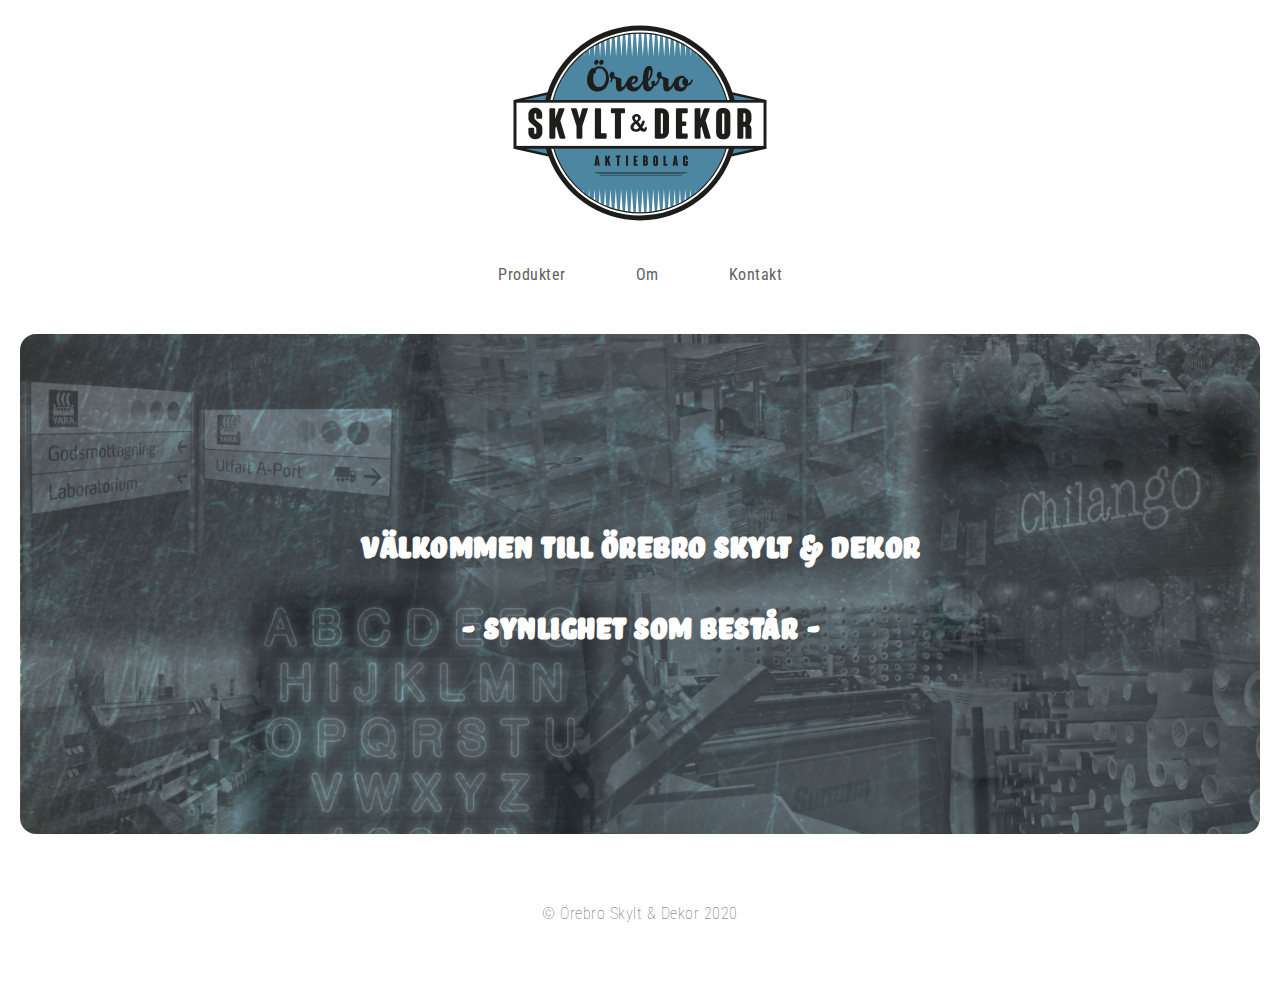
<file: index.html>
<!DOCTYPE html>
<html lang="sv">
  <head>
    <script async src="https://www.googletagmanager.com/gtag/js?id=UA-171536277-1"></script>
    <script>
      window.dataLayer = window.dataLayer || [];
      function gtag(){dataLayer.push(arguments);}
      gtag('js', new Date());

      gtag('config', 'UA-171536277-1');
    </script>
    <title>Örebro Skylt & Dekor</title>
    <link rel="icon" href="./images/logo.svg" type="image">
    <link href="https://fonts.googleapis.com/css2?family=Roboto+Condensed:wght@300;400&display=swap" rel="stylesheet">
    <meta name="viewport" content="width=device-width, initial-scale=1">
    <meta name="description" content="Örebro Skylt & Dekor AB - Din totalleverantör av fasadskyltar, byggskyltar, ljusskyltar, LED-skyltar, dekorer, dekaler, fordonsdekorer, banderoller, flaggstångsflaggor, beachflaggor, fasadflaggor, mässmontrar, give aways, profilkläder och mycket mer.">
    <meta http-equiv="Content-Type" content="text/html" charset="utf-8"/>
    <link rel="stylesheet" href="./style.css">
  </head>
<body>
  <header>
    <a href="./index.html">
      <img src="./images/logo.svg" alt="Företagets logotyp">
    </a>

    <ul>
      <li>
        <a href="./products.html">Produkter</a>
      </li>
      <li>
        <a href="./about.html">Om</a>
      </li>

      <li>
        <a href="./contact.html">Kontakt</a>
      </li>
    </ul>
  </header>
  <main class="landing">
    <h2>VÄLKOMMEN TILL ÖREBRO SKYLT & DEKOR</h2>
    <h2>- SYNLIGHET SOM BESTÅR -</h2>
  </main>

  <footer>
    <span>© Örebro Skylt & Dekor 2020</span>
  </footer>
</body>
</html>
</file>
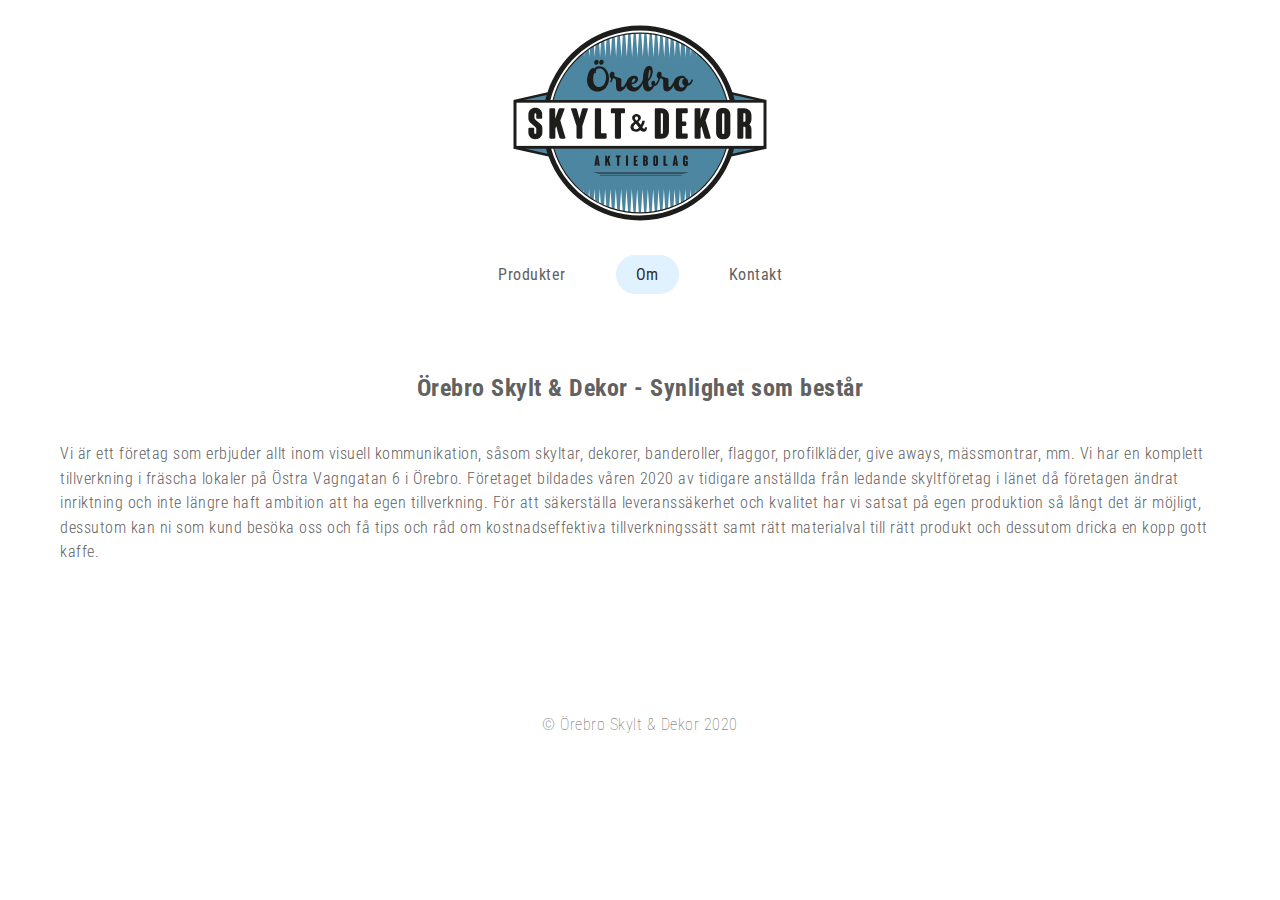
<file: about.html>
<!DOCTYPE html>
<html lang="sv">
  <head>
    <script async src="https://www.googletagmanager.com/gtag/js?id=UA-171536277-1"></script>
    <script>
      window.dataLayer = window.dataLayer || [];
      function gtag(){dataLayer.push(arguments);}
      gtag('js', new Date());

      gtag('config', 'UA-171536277-1');
    </script>
    <title>Örebro Skylt & Dekor</title>
    <link rel="icon" href="./images/logo.svg" type="image">
    <link href="https://fonts.googleapis.com/css2?family=Roboto+Condensed:wght@300;400&display=swap" rel="stylesheet">
    <meta name="viewport" content="width=device-width, initial-scale=1">
    <meta name="description" content="Örebro Skylt & Dekor AB - Din totalleverantör av fasadskyltar, byggskyltar, ljusskyltar, LED-skyltar, dekorer, dekaler, fordonsdekorer, banderoller, flaggstångsflaggor, beachflaggor, fasadflaggor, mässmontrar, give aways, profilkläder och mycket mer.">
    <meta http-equiv="Content-Type" content="text/html" charset="utf-8"/>
    <link rel="stylesheet" href="./style.css">
  </head>
<body>
  <header>
    <a href="./index.html">
      <img src="./images/logo.svg" alt="">
    </a>

    <ul>
      <li>
        <a href="./products.html">Produkter</a>
      </li>
      <li>
        <a href="./about.html" class="active">Om</a>
      </li>

      <li>
        <a href="./contact.html">Kontakt</a>
      </li>
    </ul>
  </header>
  <main class="about">
    <h2>Örebro Skylt & Dekor - Synlighet som består</h2>
    <p>Vi är ett företag som erbjuder allt inom visuell kommunikation, såsom skyltar, dekorer, banderoller, flaggor, profilkläder, give aways, mässmontrar, mm. Vi har en komplett tillverkning i fräscha lokaler på Östra Vagngatan 6 i Örebro. Företaget bildades våren 2020 av tidigare anställda från ledande skyltföretag i länet då företagen ändrat inriktning
      
      och inte längre haft ambition att ha egen tillverkning. För att säkerställa leveranssäkerhet och kvalitet har vi satsat på egen produktion så långt det är möjligt, dessutom kan
      ni som kund besöka oss och få tips och råd om kostnadseffektiva tillverkningssätt samt rätt materialval till rätt produkt och dessutom dricka en kopp gott kaffe.</p>
  </main>

  <footer>
    <span>© Örebro Skylt & Dekor 2020</span>
  </footer>

</body>
</html>
</file>
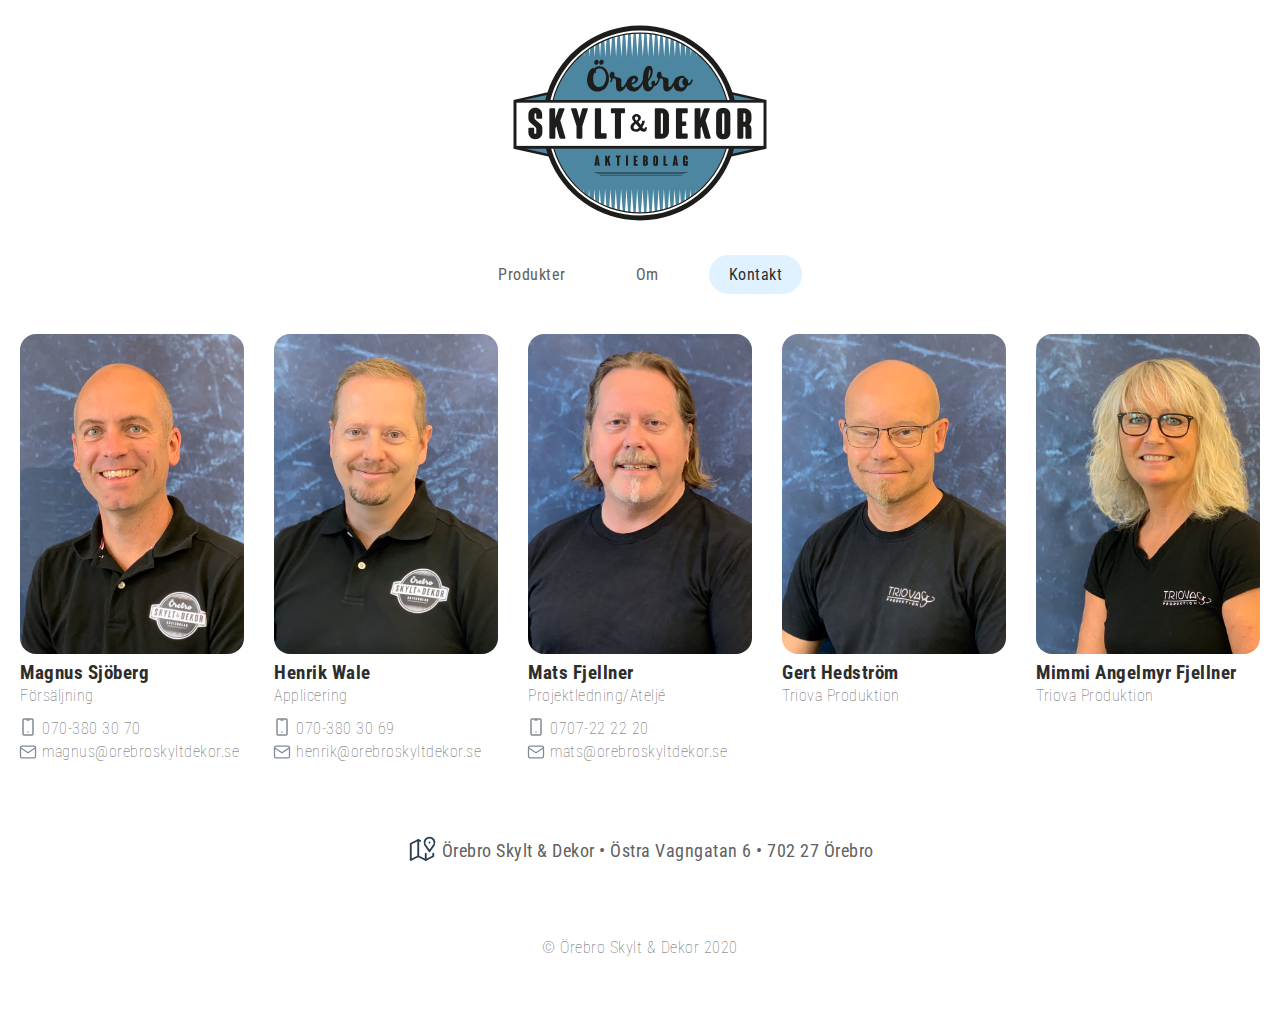
<file: contact.html>
<!DOCTYPE html>
<html lang="sv">
  <head>
    <script async src="https://www.googletagmanager.com/gtag/js?id=UA-171536277-1"></script>
    <script>
      window.dataLayer = window.dataLayer || [];
      function gtag(){dataLayer.push(arguments);}
      gtag('js', new Date());

      gtag('config', 'UA-171536277-1');
    </script>
    <title>Örebro Skylt & Dekor</title>
    <link rel="icon" href="./images/logo.svg" type="image">
    <link href="https://fonts.googleapis.com/css2?family=Roboto+Condensed:wght@300;400&display=swap" rel="stylesheet">
    <meta name="viewport" content="width=device-width, initial-scale=1">
    <meta name="description" content="Örebro Skylt & Dekor AB - Din totalleverantör av fasadskyltar, byggskyltar, ljusskyltar, LED-skyltar, dekorer, dekaler, fordonsdekorer, banderoller, flaggstångsflaggor, beachflaggor, fasadflaggor, mässmontrar, give aways, profilkläder och mycket mer.">
    <meta http-equiv="Content-Type" content="text/html" charset="utf-8"/>
    <link rel="stylesheet" href="./style.css">
  </head>
<body>
  <header>
    <a href="./index.html">
      <img src="./images/logo.svg" alt="">
    </a>

    <ul>
      <li>
        <a href="./products.html">Produkter</a>
      </li>
      <li>
        <a href="./about.html">Om</a>
      </li>

      <li>
        <a href="./contact.html" class="active">Kontakt</a>
      </li>
    </ul>
  </header>
  <main class="contact">
    <section class="employee-container"></section>

    <a href="https://kartor.eniro.se/s/%C3%96stra%20Vagngatan,%206,%20%C3%96REBRO" target="_blank" class="adress"><svg xmlns="http://www.w3.org/2000/svg" width="30" height="30" viewBox="0 0 24 24" stroke-width="1.5" stroke="#2c3e50" fill="none" stroke-linecap="round" stroke-linejoin="round">
      <path stroke="none" d="M0 0h24v24H0z"/>
      <line x1="18" y1="6" x2="18" y2="6.01" />
      <path d="M18 13l-3.5 -5a4 4 0 1 1 7 0l-3.5 5" />
      <polyline points="10.5 4.75 9 4 3 7 3 20 9 17 15 20 21 17 21 15" />
      <line x1="9" y1="4" x2="9" y2="17" />
      <line x1="15" y1="15" x2="15" y2="20" />
    </svg>Örebro Skylt & Dekor • Östra Vagngatan 6 • 702 27 Örebro</a>
  </main>

  <footer>
    <span>© Örebro Skylt & Dekor 2020</span>
  </footer>

<script defer src="./js/employeeRender.js"></script>
</body>
</html>
</file>
<file: style.css>
:root {
  --light-blue: rgb(224, 241, 255);
  --fast-smooth: 0.2s ease-in-out;
  --light-rounded: 1rem;
}

@font-face {
  font-family: Bello;
  src: url('./bello.ttf')
}

html, h1, h2, h3, ul, li, p, a, span {
  font-family: 'Roboto Condensed', sans-serif;
  color: rgb(97, 97, 97);
  letter-spacing: 0.5px;
  text-decoration: none;
  list-style-type: none;
  margin: 0;
  padding: 0;
}

span {
  font-weight: lighter;
}


@media (min-width: 800px) {
  body, .products, .landing {
    border-radius: var(--light-rounded);
  }

  body {
    padding: 0 20px;
  }

  body .landing {
    height: 500px;
  }

  body .contact {
    padding: 0;
  }

  body .modal-holder-active img {
    width: 65vh;
    border-radius: var(--light-rounded);
  }
}


body {
  max-width: 1400px;
  margin: auto;
  background-color: white;
}

header {
  display: flex;
  flex-direction: column;
  align-items: center;
}

  header a img {
    width: 300px;
    transition: var(--fast-smooth);
  }

    header a img:hover {
      opacity: 0.8;
    }

  header ul {
    display: flex;
    margin: 15px 0 50px 0;
  }

    header ul li {
      margin: 0 15px;
    }

      header ul li a {
        padding: 10px 20px;
        border-radius: 2rem;
      }

      header ul li a:hover {
        transition: var(--fast-smooth);
        background-color: var(--light-blue);
      }

    .active {
      background-color: var(--light-blue);
      color: rgb(45, 45, 45);
    }

.landing {
  display: flex;
  justify-content: center;
  flex-direction: column;
  background: url(images/bg.jpg) no-repeat center center; 
  background-size: cover;
  height: 350px;
}

  .landing h2 {
    font-family: Bello;
    color: white;
    font-size: 2.4rem;
    text-align: center;
  }

    .landing h2:first-of-type {
      margin-bottom: 20px;
    }


.products {
  padding: 20px;
  background-color: rgb(245, 248, 250);
}

  .products .categories {
    max-width: 600px;
    margin: auto;
    padding-left: 85px;
  }

  .products ul {
    display: grid;
    grid-template-columns: repeat(auto-fill, minmax(200px, 1fr));
    margin: 6px auto 25px auto;
  }

    .products ul li {
      margin: 5px 0px;
    }

      .products ul li input {
        margin: 0;
      }

      .products ul li label {
        cursor: pointer;
      }

  .products .image-container {
    display: grid;
    grid-template-columns: repeat(auto-fill, minmax(250px, 1fr));
    gap: 30px;
  }
    
    .products .image-container img {
      width: 100%;
      border-radius: var(--light-rounded);
      cursor: pointer;
    }

  .modal-holder {
    display: none;
  }
  
  .modal-holder-active {
    display: flex;
    justify-content: center;
    align-items: center;
    width: 100%;
    height: 100%;
    position: fixed;
    top: 0;
    left: 0;
    background-color: rgba(65, 65, 65, 0.8);
  }
  
    .modal-holder-active img {
      width: 100%;
      border-radius: initial;
    }

    .close-modal {
      top: 4px;
      left: 4px;
      position: absolute;
      cursor: pointer;
      transition: var(--fast-smooth);
    }
    
      .close-modal:hover {
        opacity: 0.8;
      }

.about h2 {
  margin: 40px;
  text-align: center;
}

.about p {
  margin: 20px 40px 80px 40px;
  font-weight: 300;
  line-height: 24.5px;
}

.contact {
  padding: 0 15px;
}

  .contact section {
    display: grid;
    grid-template-columns: repeat(auto-fill, minmax(220px, 1fr));
    gap: 30px;
  }

    .contact section div {
      display: flex;
      flex-direction: column;
      margin-bottom: 10px;
    }

    .contact section div h3 {
      margin-bottom: 2px;
      color: rgb(45, 45, 45);
    }

    .contact section div img {
      width: 100%;
      border-radius: var(--light-rounded);
      margin-bottom: 8px;
    }

    .contact section div span:first-of-type {
      margin-bottom: 10px;
    }

      .contact section div span {
        margin-bottom: 4px;
      }

      .phone {
        margin: 0 2px -5px -4px;
        opacity: 0.6;
      }

      .email {
        margin: auto 4px -5px -2px;
        opacity: 0.6;
      }

  .adress {
    display: flex;
    justify-content: center;
    margin-top: 60px;
    line-height: 33px;
    text-align: center;
    font-size: 1.1rem;
    transition: var(--fast-smooth);
  }

  .adress svg {
    margin-right: 5px;
  }

    .adress:hover {
      color: rgb(38, 126, 154);
    }

footer {
  display: flex;
  justify-content: center;
}

  footer span {
    margin: 70px 0;
  }
</file>
